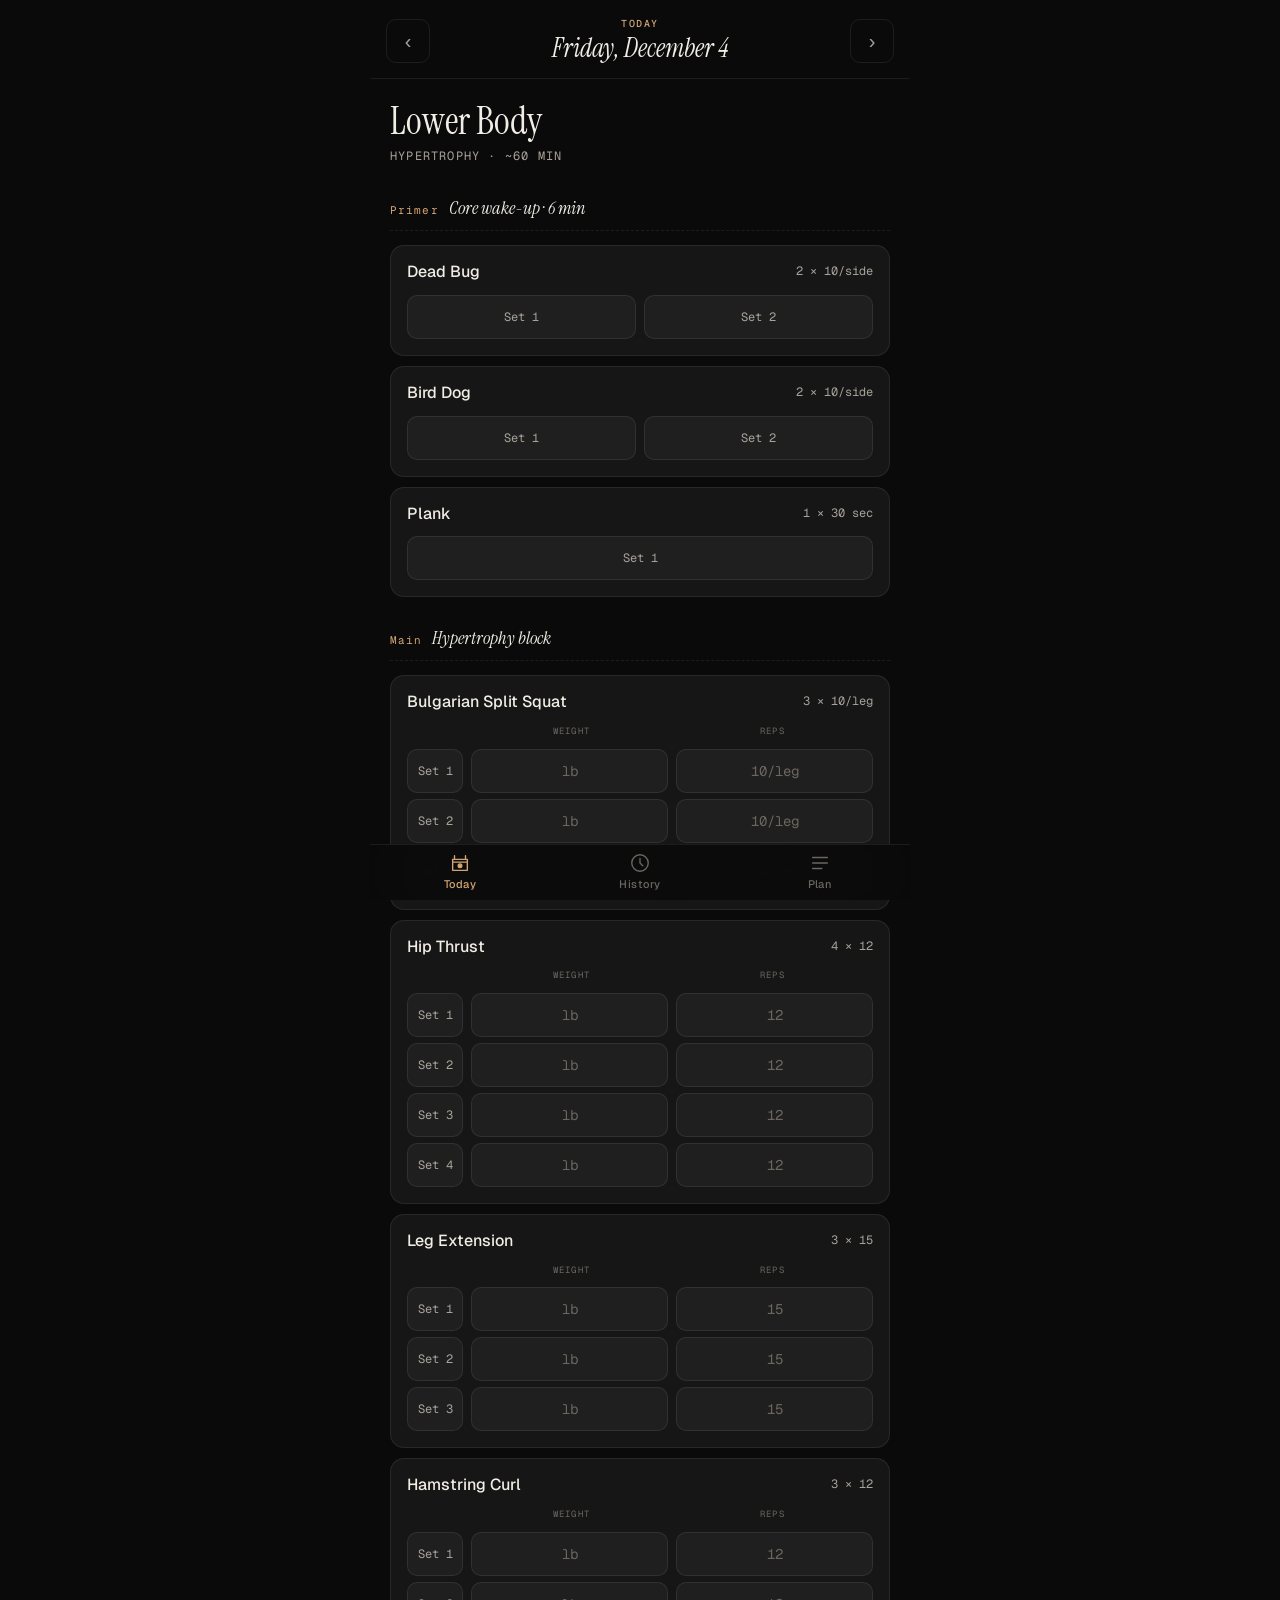
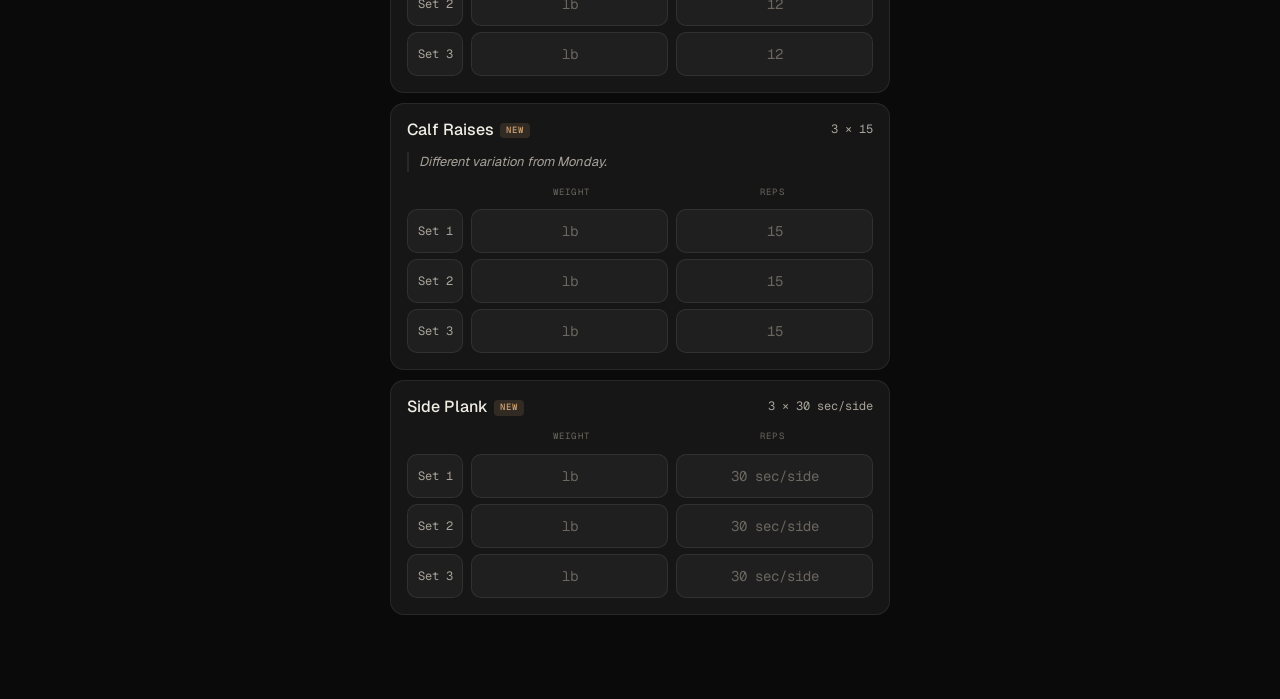
<file: index.html.html>
<!DOCTYPE html>
<html lang="en">
<head>
<meta charset="UTF-8">
<meta name="viewport" content="width=device-width, initial-scale=1.0, viewport-fit=cover, user-scalable=no">
<meta name="theme-color" content="#0a0a0a">
<meta name="apple-mobile-web-app-capable" content="yes">
<meta name="apple-mobile-web-app-status-bar-style" content="black-translucent">
<meta name="apple-mobile-web-app-title" content="Plan">
<meta name="mobile-web-app-capable" content="yes">
<title>Training Plan</title>

<link rel="apple-touch-icon" href="[data-uri]">
<link rel="icon" type="image/png" href="[data-uri]">

<link rel="manifest" href='data:application/manifest+json,{"name":"Sam%27s Training Plan","short_name":"Plan","start_url":".","display":"standalone","background_color":"%230a0a0a","theme_color":"%230a0a0a","icons":[{"src":"[data-uri]","sizes":"180x180","type":"image/png"}]}'>

<link rel="preconnect" href="https://fonts.googleapis.com">
<link rel="preconnect" href="https://fonts.gstatic.com" crossorigin>
<link href="https://fonts.googleapis.com/css2?family=Instrument+Serif:ital@0;1&family=Geist:wght@300;400;500;600&family=Geist+Mono:wght@400;500&display=swap" rel="stylesheet">

<style>
  * { box-sizing: border-box; margin: 0; padding: 0; -webkit-tap-highlight-color: transparent; }

  :root {
    --bg: #0a0a0a;
    --surface: #161616;
    --surface-2: #1f1f1f;
    --border: rgba(255,255,255,0.08);
    --border-strong: rgba(255,255,255,0.16);
    --text: #f0ede5;
    --text-dim: #a8a39a;
    --text-faint: #6b6760;
    --accent: #d4a574;
    --accent-glow: rgba(212, 165, 116, 0.15);
    --done: #7fb069;
    --done-glow: rgba(127, 176, 105, 0.2);
    --tab-bar-h: calc(56px + env(safe-area-inset-bottom));
  }

  html, body {
    background: var(--bg);
    color: var(--text);
    font-family: 'Geist', system-ui, sans-serif;
    font-weight: 400;
    line-height: 1.5;
    min-height: 100vh;
    overscroll-behavior-y: none;
    -webkit-font-smoothing: antialiased;
  }

  body {
    padding-bottom: var(--tab-bar-h);
    max-width: 540px;
    margin: 0 auto;
  }

  main {
    padding-top: env(safe-area-inset-top);
  }

  /* Tab panels */
  .tab-panel { display: none; }
  .tab-panel[data-active="true"] { display: block; animation: fade 0.2s ease; }

  @keyframes fade {
    from { opacity: 0; transform: translateY(4px); }
    to { opacity: 1; transform: translateY(0); }
  }

  /* Bottom tab bar */
  .tab-bar {
    position: fixed;
    bottom: 0;
    left: 0;
    right: 0;
    height: var(--tab-bar-h);
    padding-bottom: env(safe-area-inset-bottom);
    background: rgba(10,10,10,0.92);
    backdrop-filter: blur(20px);
    -webkit-backdrop-filter: blur(20px);
    border-top: 1px solid var(--border);
    display: flex;
    z-index: 100;
    max-width: 540px;
    margin: 0 auto;
  }

  .tab-bar button {
    flex: 1;
    background: transparent;
    border: 0;
    color: var(--text-faint);
    font-family: 'Geist', sans-serif;
    font-size: 11px;
    font-weight: 500;
    letter-spacing: 0.04em;
    cursor: pointer;
    display: flex;
    flex-direction: column;
    align-items: center;
    justify-content: center;
    gap: 3px;
    padding: 6px 0 8px;
    transition: color 0.15s ease;
  }

  .tab-bar button[data-active="true"] {
    color: var(--accent);
  }

  .tab-bar svg {
    width: 22px;
    height: 22px;
    stroke-width: 1.5;
  }

  /* Date header — Today tab */
  .date-header {
    position: sticky;
    top: 0;
    z-index: 10;
    background: var(--bg);
    padding: 18px 16px 14px;
    border-bottom: 1px solid var(--border);
    display: grid;
    grid-template-columns: 44px 1fr 44px;
    align-items: center;
    gap: 8px;
  }

  .date-arrow {
    height: 44px;
    width: 44px;
    background: transparent;
    border: 1px solid var(--border);
    border-radius: 10px;
    color: var(--text-dim);
    font-size: 20px;
    cursor: pointer;
    display: flex;
    align-items: center;
    justify-content: center;
    transition: all 0.15s ease;
  }
  .date-arrow:active { background: var(--surface); transform: scale(0.96); }

  .date-display {
    background: transparent;
    border: 0;
    color: var(--text);
    cursor: pointer;
    text-align: center;
    line-height: 1.2;
  }

  .date-display .eyebrow {
    font-family: 'Geist Mono', monospace;
    font-size: 10px;
    font-weight: 500;
    letter-spacing: 0.16em;
    text-transform: uppercase;
    color: var(--accent);
    margin-bottom: 3px;
  }

  .date-display .full-date {
    font-family: 'Instrument Serif', serif;
    font-size: 22px;
    font-style: italic;
  }

  .jump-today {
    display: block;
    margin: 8px auto 0;
    background: transparent;
    border: 1px solid var(--border);
    color: var(--text-dim);
    font-family: 'Geist Mono', monospace;
    font-size: 10px;
    font-weight: 500;
    letter-spacing: 0.1em;
    text-transform: uppercase;
    padding: 5px 10px;
    border-radius: 999px;
    cursor: pointer;
  }
  .jump-today:active { background: var(--surface); }

  /* Day title block */
  .day-block { padding: 22px 20px 8px; }

  .day-title {
    font-family: 'Instrument Serif', serif;
    font-weight: 400;
    font-size: 32px;
    line-height: 1.1;
    margin-bottom: 4px;
  }
  .day-title em { font-style: italic; color: var(--accent); }

  .day-subtitle {
    font-family: 'Geist Mono', monospace;
    font-size: 12px;
    letter-spacing: 0.1em;
    text-transform: uppercase;
    color: var(--text-dim);
    margin-bottom: 22px;
  }

  /* Sections */
  .section { margin-bottom: 28px; padding: 0 20px; }

  .section-label {
    display: flex;
    align-items: baseline;
    gap: 10px;
    margin-bottom: 14px;
    padding-bottom: 8px;
    border-bottom: 1px dashed var(--border);
  }

  .section-num {
    font-family: 'Geist Mono', monospace;
    font-size: 11px;
    color: var(--accent);
    letter-spacing: 0.1em;
  }

  .section-name {
    font-family: 'Instrument Serif', serif;
    font-style: italic;
    font-size: 18px;
    color: var(--text);
  }

  /* Exercise card */
  .exercise {
    background: var(--surface);
    border: 1px solid var(--border);
    border-radius: 14px;
    padding: 16px;
    margin-bottom: 10px;
    transition: border-color 0.2s ease;
  }
  .exercise.done {
    border-color: var(--done);
    background: linear-gradient(180deg, rgba(127,176,105,0.04), transparent);
  }

  .exercise-header {
    display: flex;
    justify-content: space-between;
    align-items: flex-start;
    gap: 12px;
    margin-bottom: 12px;
  }

  .exercise-name {
    font-size: 16px;
    font-weight: 500;
    line-height: 1.3;
    color: var(--text);
  }

  .exercise-name .added {
    display: inline-block;
    font-family: 'Geist Mono', monospace;
    font-size: 9px;
    font-weight: 500;
    letter-spacing: 0.1em;
    color: var(--accent);
    background: var(--accent-glow);
    padding: 2px 6px;
    border-radius: 4px;
    margin-left: 6px;
    vertical-align: 2px;
  }

  .exercise-prescription {
    font-family: 'Geist Mono', monospace;
    font-size: 12px;
    color: var(--text-dim);
    white-space: nowrap;
  }

  .exercise-note {
    font-size: 13px;
    color: var(--text-dim);
    font-style: italic;
    line-height: 1.5;
    margin-bottom: 14px;
    padding-left: 10px;
    border-left: 2px solid var(--border);
  }

  /* Sets */
  .sets { display: flex; flex-direction: column; gap: 6px; }

  .sets-header {
    display: grid;
    grid-template-columns: 56px 1fr 1fr;
    gap: 8px;
    padding: 0 4px 4px;
    font-family: 'Geist Mono', monospace;
    font-size: 9px;
    letter-spacing: 0.14em;
    text-transform: uppercase;
    color: var(--text-faint);
  }
  .sets-header div:nth-child(2),
  .sets-header div:nth-child(3) { text-align: center; }

  .set-row {
    display: grid;
    grid-template-columns: 56px 1fr 1fr;
    gap: 8px;
    align-items: center;
  }

  .set-box {
    height: 44px;
    background: var(--surface-2);
    border: 1px solid var(--border);
    border-radius: 10px;
    cursor: pointer;
    display: flex;
    align-items: center;
    justify-content: center;
    font-family: 'Geist Mono', monospace;
    font-size: 12px;
    color: var(--text-dim);
    transition: all 0.15s ease;
    user-select: none;
  }
  .set-box:active { transform: scale(0.96); }
  .set-box[data-checked="true"] {
    background: var(--done);
    border-color: var(--done);
    color: #0a1505;
    font-weight: 500;
  }

  .set-input {
    height: 44px;
    background: var(--surface-2);
    border: 1px solid var(--border);
    border-radius: 10px;
    color: var(--text);
    font-family: 'Geist Mono', monospace;
    font-size: 14px;
    font-weight: 500;
    text-align: center;
    width: 100%;
    -moz-appearance: textfield;
    transition: border-color 0.15s ease, background 0.15s ease;
  }
  .set-input::-webkit-outer-spin-button,
  .set-input::-webkit-inner-spin-button { -webkit-appearance: none; margin: 0; }
  .set-input::placeholder { color: var(--text-faint); font-weight: 400; }
  .set-input:focus { outline: none; border-color: var(--accent); background: var(--bg); }
  .set-input.has-value { color: var(--text); border-color: var(--border-strong); }

  /* Primer simple layout */
  .sets.primer { flex-direction: row; flex-wrap: wrap; gap: 8px; }
  .sets.primer .set-box { flex: 1; min-width: 56px; }

  /* Cardio */
  .cardio-block {
    background: var(--surface);
    border: 1px solid var(--border);
    border-radius: 14px;
    padding: 18px;
  }
  .cardio-row {
    display: flex;
    justify-content: space-between;
    gap: 14px;
    padding: 10px 0;
    border-top: 1px dashed var(--border);
  }
  .cardio-row:first-child { border-top: 0; padding-top: 0; }
  .cardio-row:last-child { padding-bottom: 0; }
  .cardio-label {
    font-family: 'Geist Mono', monospace;
    font-size: 11px;
    color: var(--accent);
    letter-spacing: 0.08em;
    text-transform: uppercase;
    flex-shrink: 0;
  }
  .cardio-detail {
    font-size: 14px;
    color: var(--text);
    text-align: right;
    line-height: 1.4;
  }

  /* Rest day */
  .rest-card {
    background: var(--surface);
    border: 1px solid var(--border);
    border-radius: 14px;
    padding: 36px 20px;
    text-align: center;
    margin: 0 20px;
  }
  .rest-card .icon {
    font-family: 'Instrument Serif', serif;
    font-style: italic;
    font-size: 64px;
    color: var(--accent);
    line-height: 1;
    margin-bottom: 12px;
  }
  .rest-card .label {
    font-family: 'Instrument Serif', serif;
    font-size: 22px;
    margin-bottom: 14px;
  }
  .rest-card .detail {
    font-size: 14px;
    color: var(--text-dim);
    line-height: 1.6;
  }

  /* History tab */
  .history-header {
    padding: 24px 20px 16px;
    border-bottom: 1px solid var(--border);
  }

  .history-stats {
    display: grid;
    grid-template-columns: repeat(3, 1fr);
    gap: 8px;
    margin-bottom: 20px;
  }

  .stat-card {
    background: var(--surface);
    border: 1px solid var(--border);
    border-radius: 12px;
    padding: 12px;
    text-align: center;
  }
  .stat-value {
    font-family: 'Instrument Serif', serif;
    font-size: 28px;
    line-height: 1;
    color: var(--accent);
    margin-bottom: 4px;
  }
  .stat-label {
    font-family: 'Geist Mono', monospace;
    font-size: 9px;
    letter-spacing: 0.12em;
    text-transform: uppercase;
    color: var(--text-faint);
  }

  /* Calendar */
  .cal-nav {
    display: flex;
    justify-content: space-between;
    align-items: center;
    padding: 0 20px;
    margin-top: 14px;
    margin-bottom: 12px;
  }

  .cal-nav button {
    height: 36px;
    width: 36px;
    background: transparent;
    border: 1px solid var(--border);
    border-radius: 8px;
    color: var(--text-dim);
    cursor: pointer;
    font-size: 16px;
  }

  .cal-month {
    font-family: 'Instrument Serif', serif;
    font-size: 22px;
    font-style: italic;
  }

  .cal-grid {
    padding: 0 20px 20px;
  }

  .cal-weekdays {
    display: grid;
    grid-template-columns: repeat(7, 1fr);
    gap: 4px;
    margin-bottom: 6px;
  }
  .cal-weekdays div {
    font-family: 'Geist Mono', monospace;
    font-size: 9px;
    letter-spacing: 0.1em;
    text-transform: uppercase;
    color: var(--text-faint);
    text-align: center;
    padding: 6px 0;
  }

  .cal-days {
    display: grid;
    grid-template-columns: repeat(7, 1fr);
    gap: 4px;
  }

  .cal-day {
    aspect-ratio: 1;
    background: transparent;
    border: 1px solid transparent;
    border-radius: 8px;
    color: var(--text-dim);
    font-family: 'Geist Mono', monospace;
    font-size: 13px;
    cursor: pointer;
    display: flex;
    flex-direction: column;
    align-items: center;
    justify-content: center;
    position: relative;
    transition: all 0.15s ease;
  }
  .cal-day:active { transform: scale(0.94); }
  .cal-day[data-empty="true"] { cursor: default; opacity: 0; pointer-events: none; }
  .cal-day[data-rest="true"] { color: var(--text-faint); }
  .cal-day[data-has-data="true"] { color: var(--text); background: var(--surface); border-color: var(--border); }
  .cal-day[data-completed="true"] {
    color: #0a1505;
    background: var(--done);
    border-color: var(--done);
    font-weight: 500;
  }
  .cal-day[data-today="true"] {
    border-color: var(--accent);
    color: var(--accent);
  }
  .cal-day[data-today="true"][data-completed="true"] {
    color: #0a1505;
    border-color: #0a1505;
  }
  .cal-day[data-selected="true"] {
    box-shadow: 0 0 0 2px var(--accent);
  }

  /* Plan tab */
  .plan-header { padding: 24px 20px 0; }
  .plan-eyebrow {
    font-family: 'Geist Mono', monospace;
    font-size: 11px;
    font-weight: 500;
    letter-spacing: 0.16em;
    text-transform: uppercase;
    color: var(--accent);
    margin-bottom: 8px;
  }
  .plan-title {
    font-family: 'Instrument Serif', serif;
    font-weight: 400;
    font-size: 32px;
    line-height: 1.05;
  }
  .plan-title em { font-style: italic; color: var(--accent); }

  .day-nav {
    position: sticky;
    top: 0;
    background: var(--bg);
    z-index: 5;
    padding: 14px 12px;
    border-bottom: 1px solid var(--border);
    overflow-x: auto;
    scrollbar-width: none;
    -webkit-overflow-scrolling: touch;
    margin-top: 18px;
  }
  .day-nav::-webkit-scrollbar { display: none; }

  .day-nav-inner {
    display: flex;
    gap: 6px;
    min-width: max-content;
  }

  .day-btn {
    background: transparent;
    border: 1px solid var(--border);
    color: var(--text-dim);
    font-family: 'Geist Mono', monospace;
    font-size: 12px;
    font-weight: 500;
    letter-spacing: 0.06em;
    text-transform: uppercase;
    padding: 9px 14px;
    border-radius: 999px;
    cursor: pointer;
    transition: all 0.15s ease;
    white-space: nowrap;
  }
  .day-btn[aria-selected="true"] {
    background: var(--accent);
    border-color: var(--accent);
    color: #1a1108;
  }

  /* Read-only plan list */
  .plan-list { padding: 16px 20px 0; }
  .plan-section { margin-bottom: 24px; }
  .plan-row {
    display: flex;
    justify-content: space-between;
    align-items: baseline;
    gap: 12px;
    padding: 10px 0;
    border-bottom: 1px dashed var(--border);
  }
  .plan-row:last-child { border-bottom: 0; }
  .plan-name { font-size: 15px; }
  .plan-name .added {
    display: inline-block;
    font-family: 'Geist Mono', monospace;
    font-size: 9px;
    color: var(--accent);
    background: var(--accent-glow);
    padding: 2px 6px;
    border-radius: 4px;
    margin-left: 4px;
    vertical-align: 2px;
    font-weight: 500;
    letter-spacing: 0.1em;
  }
  .plan-prescription {
    font-family: 'Geist Mono', monospace;
    font-size: 12px;
    color: var(--text-dim);
  }

  /* Notes block (used in Plan) */
  .notes { padding: 24px 20px 32px; border-top: 1px solid var(--border); }
  .notes h2 {
    font-family: 'Instrument Serif', serif;
    font-weight: 400;
    font-size: 24px;
    margin-bottom: 16px;
  }
  .notes h2 em { font-style: italic; color: var(--accent); }
  .note-row {
    padding: 14px 0;
    border-top: 1px dashed var(--border);
  }
  .note-row:first-of-type { border-top: 0; }
  .note-key {
    font-family: 'Geist Mono', monospace;
    font-size: 10px;
    letter-spacing: 0.12em;
    text-transform: uppercase;
    color: var(--accent);
    margin-bottom: 4px;
  }
  .note-value { font-size: 14px; color: var(--text-dim); line-height: 1.55; }
  .note-value strong { color: var(--text); font-weight: 500; }

  @media (min-width: 600px) {
    .day-title, .plan-title { font-size: 38px; }
    .date-display .full-date { font-size: 26px; }
  }
</style>
</head>
<body>

<main>
  <section class="tab-panel" data-tab="today" data-active="true">
    <header class="date-header">
      <button class="date-arrow" id="prevDay" aria-label="Previous day">‹</button>
      <button class="date-display" id="dateDisplay">
        <div class="eyebrow" id="dateEyebrow">Today</div>
        <div class="full-date" id="dateFull">—</div>
      </button>
      <button class="date-arrow" id="nextDay" aria-label="Next day">›</button>
    </header>
    <div id="todayContent"></div>
  </section>

  <section class="tab-panel" data-tab="history">
    <div class="history-header">
      <div class="plan-eyebrow">All sessions · saved forever</div>
      <h1 class="plan-title">Your <em>history</em></h1>
    </div>
    <div style="padding: 20px;">
      <div class="history-stats" id="historyStats"></div>
    </div>
    <div class="cal-nav">
      <button id="calPrev" aria-label="Previous month">‹</button>
      <div class="cal-month" id="calMonth">—</div>
      <button id="calNext" aria-label="Next month">›</button>
    </div>
    <div class="cal-grid">
      <div class="cal-weekdays">
        <div>Sun</div><div>Mon</div><div>Tue</div><div>Wed</div><div>Thu</div><div>Fri</div><div>Sat</div>
      </div>
      <div class="cal-days" id="calDays"></div>
    </div>
    <div style="padding: 0 20px 20px; font-size: 13px; color: var(--text-dim); line-height: 1.6;">
      <div style="display: flex; gap: 14px; flex-wrap: wrap; margin-top: 8px;">
        <span style="display: inline-flex; align-items: center; gap: 6px;"><span style="width: 12px; height: 12px; background: var(--done); border-radius: 3px;"></span>Workout completed</span>
        <span style="display: inline-flex; align-items: center; gap: 6px;"><span style="width: 12px; height: 12px; background: var(--surface); border: 1px solid var(--border); border-radius: 3px;"></span>Partial / in progress</span>
        <span style="display: inline-flex; align-items: center; gap: 6px;"><span style="width: 12px; height: 12px; border: 1px solid var(--accent); border-radius: 3px;"></span>Today</span>
      </div>
    </div>
  </section>

  <section class="tab-panel" data-tab="plan">
    <div class="plan-header">
      <div class="plan-eyebrow">12-week cut · beach body build</div>
      <h1 class="plan-title">Sam's <em>training</em> plan</h1>
    </div>
    <nav class="day-nav" role="tablist">
      <div class="day-nav-inner" id="planDayNav"></div>
    </nav>
    <div id="planContent"></div>

    <section class="notes">
      <h2>Execution <em>notes</em></h2>
      <div class="note-row">
        <div class="note-key">Rest</div>
        <div class="note-value"><strong>~90 sec</strong> on compounds. <strong>60 sec</strong> on isolation. Keep density high — don't drag rest while cutting.</div>
      </div>
      <div class="note-row">
        <div class="note-key">RPE Target</div>
        <div class="note-value"><strong>RPE 7–8</strong> on most working sets — finish with 2–3 reps in the tank. Last set can push to <strong>RPE 9</strong> (1 rep left).</div>
      </div>
      <div class="note-row">
        <div class="note-key">Progression</div>
        <div class="note-value">During a cut, the goal is to <strong>not lose strength</strong>. Add 2.5–5 lbs every 1–2 weeks on big lifts. Hit top of rep range with good form for 2 sessions in a row → bump weight.</div>
      </div>
      <div class="note-row">
        <div class="note-key">The Primer</div>
        <div class="note-value"><strong>Non-negotiable.</strong> Six minutes of dead bug / bird dog / plank protects your low back on squats and rows.</div>
      </div>
      <div class="note-row">
        <div class="note-key">Track These</div>
        <div class="note-value">Top set on <strong>goblet squat, DB bench, hip thrust, lat pulldown, seated row</strong>. If those hold or climb while bodyweight drops — you're recomping.</div>
      </div>
    </section>
  </section>
</main>

<nav class="tab-bar">
  <button data-tab-btn="today" data-active="true">
    <svg viewBox="0 0 24 24" fill="none" stroke="currentColor" stroke-linecap="round" stroke-linejoin="round"><path d="M6 4v3M18 4v3M5 11h14M4 8h16v12H4z"/><circle cx="12" cy="15" r="2" fill="currentColor"/></svg>
    Today
  </button>
  <button data-tab-btn="history">
    <svg viewBox="0 0 24 24" fill="none" stroke="currentColor" stroke-linecap="round" stroke-linejoin="round"><circle cx="12" cy="12" r="9"/><path d="M12 7v5l3 3"/></svg>
    History
  </button>
  <button data-tab-btn="plan">
    <svg viewBox="0 0 24 24" fill="none" stroke="currentColor" stroke-linecap="round" stroke-linejoin="round"><path d="M4 6h16M4 12h16M4 18h10"/></svg>
    Plan
  </button>
</nav>

<script>
const PROGRAM = [
  {
    key: 'mon', name: 'Mon', dayIdx: 1,
    title: 'Lower Body', subtitle: 'Strength · ~60 min',
    sections: [
      { label: 'Primer', name: 'Core wake-up · 6 min', exercises: [
        { name: 'Dead Bug', sets: 2, prescription: '2 × 10/side' },
        { name: 'Bird Dog', sets: 2, prescription: '2 × 10/side' },
        { name: 'Plank', sets: 1, prescription: '1 × 30 sec' },
      ]},
      { label: 'Main', name: 'Strength block', exercises: [
        { name: 'Goblet Squat', sets: 4, prescription: '4 × 10' },
        { name: 'Leg Press', sets: 3, prescription: '3 × 12' },
        { name: 'Step-ups', sets: 3, prescription: '3 × 10/leg' },
        { name: 'Seated Leg Curl', sets: 3, prescription: '3 × 12' },
        { name: 'Calf Raises', sets: 4, prescription: '4 × 15' },
      ]},
    ]
  },
  {
    key: 'tue', name: 'Tue', dayIdx: 2,
    title: 'Upper Push', subtitle: 'Shoulder-safe · ~50 min',
    sections: [
      { label: 'Primer', name: 'Core wake-up · 6 min', exercises: [
        { name: 'Dead Bug', sets: 2, prescription: '2 × 10/side' },
        { name: 'Bird Dog', sets: 2, prescription: '2 × 10/side' },
        { name: 'Plank', sets: 1, prescription: '1 × 30 sec' },
      ]},
      { label: 'Main', name: 'Push block', exercises: [
        { name: 'Dumbbell Bench Press', sets: 4, prescription: '4 × 8–10' },
        { name: 'Machine Chest Press', sets: 3, prescription: '3 × 10' },
        { name: 'Dumbbell or Cable Flye', added: true, sets: 3, prescription: '3 × 12', note: 'Deep stretch at the bottom — this is the chest-developer your push day was missing.' },
        { name: 'Lateral Raises', sets: 3, prescription: '3 × 15' },
        { name: 'Triceps Pushdown', sets: 3, prescription: '3 × 12' },
      ]},
    ]
  },
  {
    key: 'wed', name: 'Wed', dayIdx: 3,
    title: 'Core + Cardio', subtitle: 'Conditioning · ~40 min',
    sections: [
      { label: 'Abs', name: 'Direct core work', exercises: [
        { name: 'Hanging Knee Raise', added: true, sets: 3, prescription: '3 × 10–12', note: "If grip fails, switch to captain's chair." },
        { name: 'Pallof Press', added: true, sets: 3, prescription: '3 × 10/side', note: 'Anti-rotation — huge for obliques and a tight midsection.' },
        { name: 'Plank', sets: 3, prescription: '3 × 30–45 sec' },
      ]},
      { label: 'Cardio', name: 'Alternate weekly', cardio: true },
    ]
  },
  {
    key: 'thu', name: 'Thu', dayIdx: 4,
    title: 'Active Recovery', subtitle: 'Move easy',
    rest: { label: 'Walk it off', detail: '8–10k steps. Light walking, 5–10 min mobility/stretching if anything feels tight.' }
  },
  {
    key: 'fri', name: 'Fri', dayIdx: 5,
    title: 'Lower Body', subtitle: 'Hypertrophy · ~60 min',
    sections: [
      { label: 'Primer', name: 'Core wake-up · 6 min', exercises: [
        { name: 'Dead Bug', sets: 2, prescription: '2 × 10/side' },
        { name: 'Bird Dog', sets: 2, prescription: '2 × 10/side' },
        { name: 'Plank', sets: 1, prescription: '1 × 30 sec' },
      ]},
      { label: 'Main', name: 'Hypertrophy block', exercises: [
        { name: 'Bulgarian Split Squat', sets: 3, prescription: '3 × 10/leg' },
        { name: 'Hip Thrust', sets: 4, prescription: '4 × 12' },
        { name: 'Leg Extension', sets: 3, prescription: '3 × 15' },
        { name: 'Hamstring Curl', sets: 3, prescription: '3 × 12' },
        { name: 'Calf Raises', added: true, sets: 3, prescription: '3 × 15', note: 'Different variation from Monday.' },
        { name: 'Side Plank', added: true, sets: 3, prescription: '3 × 30 sec/side' },
      ]},
    ]
  },
  {
    key: 'sat', name: 'Sat', dayIdx: 6,
    title: 'Upper Pull', subtitle: 'Back + biceps · ~55 min',
    sections: [
      { label: 'Primer', name: 'Core wake-up · 6 min', exercises: [
        { name: 'Dead Bug', sets: 2, prescription: '2 × 10/side' },
        { name: 'Bird Dog', sets: 2, prescription: '2 × 10/side' },
        { name: 'Plank', sets: 1, prescription: '1 × 30 sec' },
      ]},
      { label: 'Main', name: 'Pull block', exercises: [
        { name: 'Lat Pulldown', sets: 4, prescription: '4 × 10' },
        { name: 'Chest-Supported Row or 1-Arm DB Row', added: true, sets: 3, prescription: '3 × 10', note: 'Thick mid-back — what makes your waist look smaller.' },
        { name: 'Seated Row', sets: 4, prescription: '4 × 10' },
        { name: 'Face Pull', sets: 3, prescription: '3 × 15' },
        { name: 'Dumbbell Curls', sets: 3, prescription: '3 × 12' },
      ]},
    ]
  },
  {
    key: 'sun', name: 'Sun', dayIdx: 0,
    title: 'Rest', subtitle: 'Full recovery',
    rest: { label: 'Off the gym floor', detail: '8–10k steps. Light walking, sauna or stretching if available. Sleep 7+ hours — this is when you actually build.' }
  }
];

// ---------- Storage ----------
const STORAGE_KEY = 'training-plan-state-v3';

function loadState() {
  try {
    const raw = localStorage.getItem(STORAGE_KEY);
    if (raw) return JSON.parse(raw);
  } catch {}
  // Migrate from v2 if present
  try {
    const v2 = localStorage.getItem('training-plan-state-v2');
    if (v2) {
      const old = JSON.parse(v2);
      const fresh = { v: 3, sessions: {} };
      const today = formatDate(new Date());
      fresh.sessions[today] = {};
      for (const [k, val] of Object.entries(old)) {
        if (typeof val === 'object' && val !== null) {
          fresh.sessions[today][k] = val;
        }
      }
      return fresh;
    }
  } catch {}
  return { v: 3, sessions: {} };
}

function saveState() {
  try { localStorage.setItem(STORAGE_KEY, JSON.stringify(state)); } catch {}
}

let state = loadState();

// ---------- Date utilities ----------
function formatDate(d) {
  const y = d.getFullYear();
  const m = String(d.getMonth() + 1).padStart(2, '0');
  const dd = String(d.getDate()).padStart(2, '0');
  return `${y}-${m}-${dd}`;
}

function parseDate(s) {
  const [y, m, d] = s.split('-').map(Number);
  return new Date(y, m - 1, d);
}

function isSameDate(a, b) { return formatDate(a) === formatDate(b); }

function dayKeyFromDate(d) {
  const idx = d.getDay();
  return PROGRAM.find(p => p.dayIdx === idx).key;
}

function dayFromDate(d) {
  return PROGRAM.find(p => p.dayIdx === d.getDay());
}

function formatDateLong(d) {
  return d.toLocaleDateString('en-US', { weekday: 'long', month: 'long', day: 'numeric' });
}

function formatMonthYear(d) {
  return d.toLocaleDateString('en-US', { month: 'long', year: 'numeric' });
}

// ---------- Set data accessors (date-keyed) ----------
function getSet(date, dayKey, sIdx, eIdx, setIdx) {
  const ds = state.sessions[date];
  if (!ds) return { done: false, weight: '', reps: '' };
  const k = `${dayKey}-${sIdx}-${eIdx}-${setIdx}`;
  return ds[k] || { done: false, weight: '', reps: '' };
}

function updateSet(date, dayKey, sIdx, eIdx, setIdx, patch) {
  if (!state.sessions[date]) state.sessions[date] = {};
  const k = `${dayKey}-${sIdx}-${eIdx}-${setIdx}`;
  const cur = state.sessions[date][k] || { done: false, weight: '', reps: '' };
  state.sessions[date][k] = { ...cur, ...patch };
  saveState();
}

function exerciseDoneOnDate(date, dayKey, sIdx, eIdx, totalSets) {
  for (let s = 0; s < totalSets; s++) {
    if (!getSet(date, dayKey, sIdx, eIdx, s).done) return false;
  }
  return true;
}

// "Has any data" = any check or any input filled
function dateHasAnyData(date) {
  const ds = state.sessions[date];
  if (!ds) return false;
  return Object.values(ds).some(v => v.done || v.weight || v.reps);
}

// "Workout completed" = at least 75% of working-set checks done across the day's plan
function dateIsCompleted(date) {
  const day = dayFromDate(parseDate(date));
  if (day.rest) return false;
  let total = 0, done = 0;
  day.sections.forEach((sec, sIdx) => {
    if (sec.cardio) return;
    sec.exercises.forEach((ex, eIdx) => {
      for (let s = 0; s < ex.sets; s++) {
        total++;
        if (getSet(date, day.key, sIdx, eIdx, s).done) done++;
      }
    });
  });
  return total > 0 && (done / total) >= 0.75;
}

function repTarget(prescription) {
  const m = prescription.match(/×\s*(.+)/);
  return m ? m[1].trim() : '';
}

// ---------- Today tab ----------
let currentDate = new Date();

function renderToday() {
  const dateStr = formatDate(currentDate);
  const today = new Date();
  const isToday = isSameDate(currentDate, today);
  const yesterday = new Date(today); yesterday.setDate(today.getDate() - 1);
  const tomorrow = new Date(today); tomorrow.setDate(today.getDate() + 1);

  // Header
  let eyebrow;
  if (isToday) eyebrow = 'Today';
  else if (isSameDate(currentDate, yesterday)) eyebrow = 'Yesterday';
  else if (isSameDate(currentDate, tomorrow)) eyebrow = 'Tomorrow';
  else eyebrow = currentDate.getFullYear() === today.getFullYear() ? '' : String(currentDate.getFullYear());

  document.getElementById('dateEyebrow').textContent = eyebrow;
  document.getElementById('dateFull').textContent = formatDateLong(currentDate);

  const day = dayFromDate(currentDate);
  const container = document.getElementById('todayContent');

  let html = `
    <div class="day-block">
      <h2 class="day-title">${day.title}</h2>
      <div class="day-subtitle">${day.subtitle}</div>
    </div>
  `;

  if (!isToday) {
    html = `
      <div class="day-block" style="padding-bottom: 0;">
        <button class="jump-today" id="jumpTodayBtn">↺ Jump to today</button>
        <h2 class="day-title" style="margin-top:14px;">${day.title}</h2>
        <div class="day-subtitle">${day.subtitle}</div>
      </div>
    `;
  }

  if (day.rest) {
    html += `
      <div class="rest-card">
        <div class="icon">~</div>
        <div class="label">${day.rest.label}</div>
        <div class="detail">${day.rest.detail}</div>
      </div>
    `;
  } else {
    day.sections.forEach((section, sIdx) => {
      html += `
        <div class="section">
          <div class="section-label">
            <div class="section-num">${section.label}</div>
            <div class="section-name">${section.name}</div>
          </div>
      `;

      if (section.cardio) {
        html += `
          <div class="cardio-block">
            <div class="cardio-row">
              <div class="cardio-label">Week A</div>
              <div class="cardio-detail">Incline Walk · 30–45 min<br><span style="color:var(--text-faint); font-size:12px;">3.0 mph @ 10–12% incline</span></div>
            </div>
            <div class="cardio-row">
              <div class="cardio-label">Week B</div>
              <div class="cardio-detail">Intervals · ~21 min<br><span style="color:var(--text-faint); font-size:12px;">1 min hard / 2 min easy × 7</span></div>
            </div>
          </div>
        `;
      } else {
        section.exercises.forEach((ex, eIdx) => {
          const done = exerciseDoneOnDate(dateStr, day.key, sIdx, eIdx, ex.sets);
          const isPrimer = section.label === 'Primer';
          const repHint = repTarget(ex.prescription);
          html += `
            <div class="exercise${done ? ' done' : ''}" data-section="${sIdx}" data-ex="${eIdx}">
              <div class="exercise-header">
                <div class="exercise-name">${ex.name}${ex.added ? '<span class="added">NEW</span>' : ''}</div>
                <div class="exercise-prescription">${ex.prescription}</div>
              </div>
              ${ex.note ? `<div class="exercise-note">${ex.note}</div>` : ''}
              <div class="sets${isPrimer ? ' primer' : ''}">
          `;
          if (isPrimer) {
            for (let s = 0; s < ex.sets; s++) {
              const data = getSet(dateStr, day.key, sIdx, eIdx, s);
              html += `<div class="set-box" data-set="${s}" data-checked="${data.done}">Set ${s + 1}</div>`;
            }
          } else {
            html += `<div class="sets-header"><div></div><div>Weight</div><div>Reps</div></div>`;
            for (let s = 0; s < ex.sets; s++) {
              const data = getSet(dateStr, day.key, sIdx, eIdx, s);
              const wHas = data.weight ? ' has-value' : '';
              const rHas = data.reps ? ' has-value' : '';
              html += `
                <div class="set-row">
                  <div class="set-box" data-set="${s}" data-checked="${data.done}">Set ${s + 1}</div>
                  <input class="set-input${wHas}" data-set="${s}" data-field="weight" type="text" inputmode="decimal" placeholder="lb" value="${data.weight}">
                  <input class="set-input${rHas}" data-set="${s}" data-field="reps" type="text" inputmode="numeric" placeholder="${repHint}" value="${data.reps}">
                </div>
              `;
            }
          }
          html += `</div></div>`;
        });
      }
      html += `</div>`;
    });
  }

  container.innerHTML = html;

  if (!isToday) {
    const jumpBtn = document.getElementById('jumpTodayBtn');
    if (jumpBtn) jumpBtn.addEventListener('click', () => { currentDate = new Date(); renderToday(); });
  }
}

// Today tab events (delegated to todayContent)
document.getElementById('todayContent').addEventListener('click', (e) => {
  const setBox = e.target.closest('.set-box');
  if (!setBox) return;
  const exEl = setBox.closest('.exercise');
  const sectionEl = setBox.closest('.section');
  const sIdx = parseInt(exEl.dataset.section, 10);
  const eIdx = parseInt(exEl.dataset.ex, 10);
  const setIdx = parseInt(setBox.dataset.set, 10);
  const day = dayFromDate(currentDate);
  const dateStr = formatDate(currentDate);
  const cur = getSet(dateStr, day.key, sIdx, eIdx, setIdx);
  updateSet(dateStr, day.key, sIdx, eIdx, setIdx, { done: !cur.done });

  setBox.dataset.checked = !cur.done;

  const totalSets = day.sections[sIdx].exercises[eIdx].sets;
  if (exerciseDoneOnDate(dateStr, day.key, sIdx, eIdx, totalSets)) {
    exEl.classList.add('done');
  } else {
    exEl.classList.remove('done');
  }
});

document.getElementById('todayContent').addEventListener('input', (e) => {
  const inp = e.target.closest('.set-input');
  if (!inp) return;
  const exEl = inp.closest('.exercise');
  const sIdx = parseInt(exEl.dataset.section, 10);
  const eIdx = parseInt(exEl.dataset.ex, 10);
  const setIdx = parseInt(inp.dataset.set, 10);
  const field = inp.dataset.field;
  const day = dayFromDate(currentDate);
  const dateStr = formatDate(currentDate);
  updateSet(dateStr, day.key, sIdx, eIdx, setIdx, { [field]: inp.value });
  inp.classList.toggle('has-value', !!inp.value);
});

document.getElementById('prevDay').addEventListener('click', () => {
  currentDate.setDate(currentDate.getDate() - 1);
  renderToday();
});
document.getElementById('nextDay').addEventListener('click', () => {
  currentDate.setDate(currentDate.getDate() + 1);
  renderToday();
});
document.getElementById('dateDisplay').addEventListener('click', () => {
  // Tap date → open History
  switchTab('history');
});

// ---------- History tab ----------
let calCursor = new Date();
calCursor.setDate(1);

function renderHistoryStats() {
  const sessions = Object.keys(state.sessions).filter(d => dateHasAnyData(d));
  const completed = sessions.filter(d => dateIsCompleted(d));

  const now = new Date();
  const ym = `${now.getFullYear()}-${String(now.getMonth()+1).padStart(2,'0')}`;
  const thisMonth = sessions.filter(d => d.startsWith(ym));

  document.getElementById('historyStats').innerHTML = `
    <div class="stat-card">
      <div class="stat-value">${completed.length}</div>
      <div class="stat-label">Completed</div>
    </div>
    <div class="stat-card">
      <div class="stat-value">${sessions.length}</div>
      <div class="stat-label">Logged</div>
    </div>
    <div class="stat-card">
      <div class="stat-value">${thisMonth.length}</div>
      <div class="stat-label">This month</div>
    </div>
  `;
}

function renderCalendar() {
  document.getElementById('calMonth').textContent = formatMonthYear(calCursor);

  const year = calCursor.getFullYear();
  const month = calCursor.getMonth();
  const first = new Date(year, month, 1);
  const lastDay = new Date(year, month + 1, 0).getDate();
  const startCol = first.getDay(); // 0=Sun

  const today = new Date();
  const todayStr = formatDate(today);
  const selectedStr = formatDate(currentDate);

  let html = '';
  for (let i = 0; i < startCol; i++) {
    html += `<div class="cal-day" data-empty="true"></div>`;
  }
  for (let d = 1; d <= lastDay; d++) {
    const date = new Date(year, month, d);
    const dateStr = formatDate(date);
    const day = dayFromDate(date);
    const isRest = !!day.rest;
    const isToday = dateStr === todayStr;
    const isSelected = dateStr === selectedStr;
    const hasData = dateHasAnyData(dateStr);
    const completed = dateIsCompleted(dateStr);

    html += `<button class="cal-day"
      data-date="${dateStr}"
      ${isRest ? 'data-rest="true"' : ''}
      ${isToday ? 'data-today="true"' : ''}
      ${isSelected ? 'data-selected="true"' : ''}
      ${hasData ? 'data-has-data="true"' : ''}
      ${completed ? 'data-completed="true"' : ''}
      >${d}</button>`;
  }
  document.getElementById('calDays').innerHTML = html;
}

document.getElementById('calPrev').addEventListener('click', () => {
  calCursor.setMonth(calCursor.getMonth() - 1);
  renderCalendar();
});
document.getElementById('calNext').addEventListener('click', () => {
  calCursor.setMonth(calCursor.getMonth() + 1);
  renderCalendar();
});
document.getElementById('calDays').addEventListener('click', (e) => {
  const btn = e.target.closest('.cal-day[data-date]');
  if (!btn) return;
  currentDate = parseDate(btn.dataset.date);
  renderToday();
  switchTab('today');
});

function refreshHistory() {
  renderHistoryStats();
  renderCalendar();
}

// ---------- Plan tab (read-only reference) ----------
let planCurrentDayKey = (PROGRAM.find(p => p.dayIdx === new Date().getDay()) || PROGRAM[0]).key;

function renderPlanNav() {
  const nav = document.getElementById('planDayNav');
  nav.innerHTML = '';
  PROGRAM.forEach(d => {
    const btn = document.createElement('button');
    btn.className = 'day-btn';
    btn.textContent = d.name;
    btn.dataset.key = d.key;
    btn.setAttribute('aria-selected', d.key === planCurrentDayKey);
    btn.addEventListener('click', () => {
      planCurrentDayKey = d.key;
      renderPlanNav();
      renderPlanContent();
    });
    nav.appendChild(btn);
  });
}

function renderPlanContent() {
  const day = PROGRAM.find(p => p.key === planCurrentDayKey);
  const container = document.getElementById('planContent');

  let html = `
    <div class="day-block">
      <h2 class="day-title">${day.title}</h2>
      <div class="day-subtitle">${day.subtitle}</div>
    </div>
  `;

  if (day.rest) {
    html += `
      <div class="rest-card">
        <div class="icon">~</div>
        <div class="label">${day.rest.label}</div>
        <div class="detail">${day.rest.detail}</div>
      </div>
    `;
  } else {
    html += `<div class="plan-list">`;
    day.sections.forEach((section) => {
      html += `
        <div class="plan-section">
          <div class="section-label">
            <div class="section-num">${section.label}</div>
            <div class="section-name">${section.name}</div>
          </div>
      `;
      if (section.cardio) {
        html += `
          <div class="cardio-block">
            <div class="cardio-row">
              <div class="cardio-label">Week A</div>
              <div class="cardio-detail">Incline Walk · 30–45 min<br><span style="color:var(--text-faint); font-size:12px;">3.0 mph @ 10–12% incline</span></div>
            </div>
            <div class="cardio-row">
              <div class="cardio-label">Week B</div>
              <div class="cardio-detail">Intervals · ~21 min<br><span style="color:var(--text-faint); font-size:12px;">1 min hard / 2 min easy × 7</span></div>
            </div>
          </div>
        `;
      } else {
        section.exercises.forEach((ex) => {
          html += `
            <div class="plan-row">
              <div class="plan-name">${ex.name}${ex.added ? '<span class="added">NEW</span>' : ''}${ex.note ? `<div style="font-size:12px; color:var(--text-faint); font-style:italic; margin-top:4px;">${ex.note}</div>` : ''}</div>
              <div class="plan-prescription">${ex.prescription}</div>
            </div>
          `;
        });
      }
      html += `</div>`;
    });
    html += `</div>`;
  }

  container.innerHTML = html;
}

// ---------- Tab switching ----------
function switchTab(name) {
  document.querySelectorAll('.tab-panel').forEach(p => {
    p.dataset.active = p.dataset.tab === name;
  });
  document.querySelectorAll('.tab-bar button').forEach(b => {
    b.dataset.active = b.dataset.tabBtn === name;
  });
  if (name === 'history') refreshHistory();
  if (name === 'today') renderToday();
  if (name === 'plan') { renderPlanNav(); renderPlanContent(); }
  window.scrollTo({ top: 0 });
}

document.querySelectorAll('.tab-bar button').forEach(btn => {
  btn.addEventListener('click', () => switchTab(btn.dataset.tabBtn));
});

// ---------- Init ----------
renderToday();
renderPlanNav();
renderPlanContent();

</script>
</body>
</html>
</file>
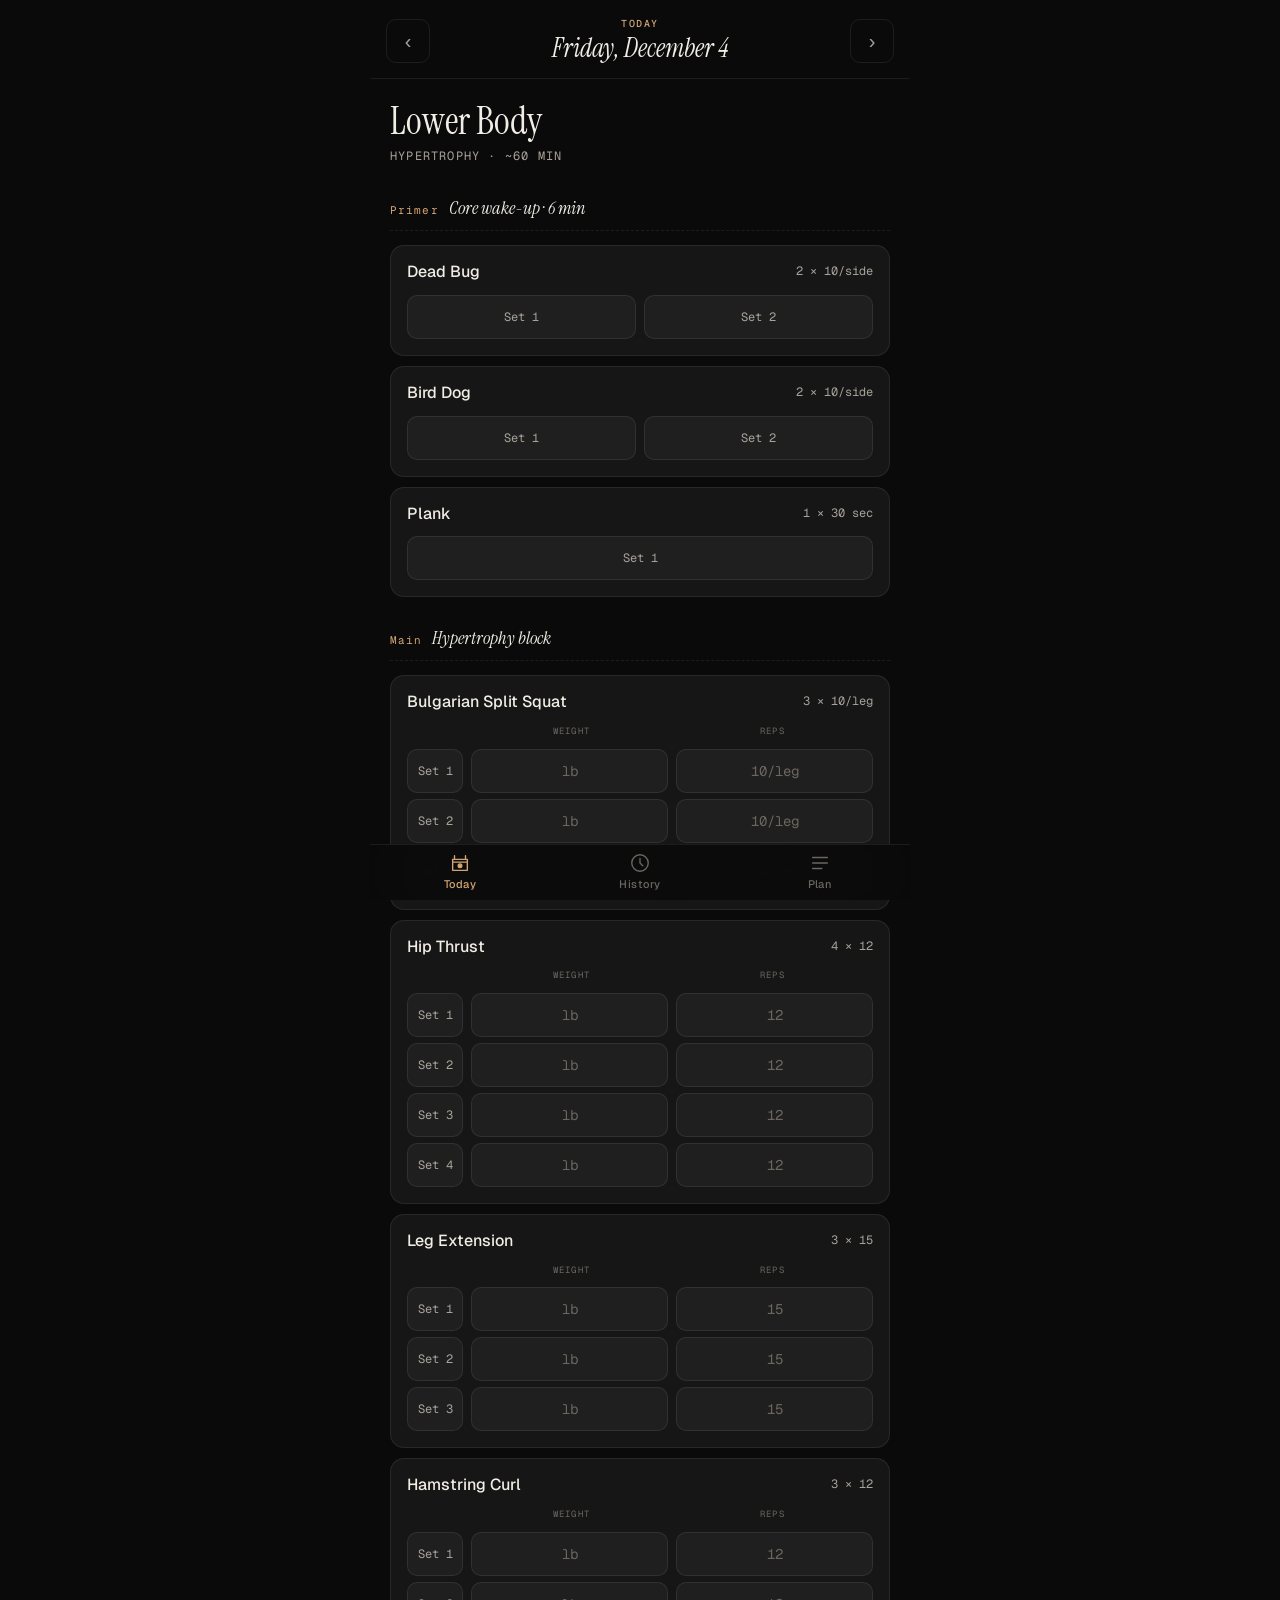
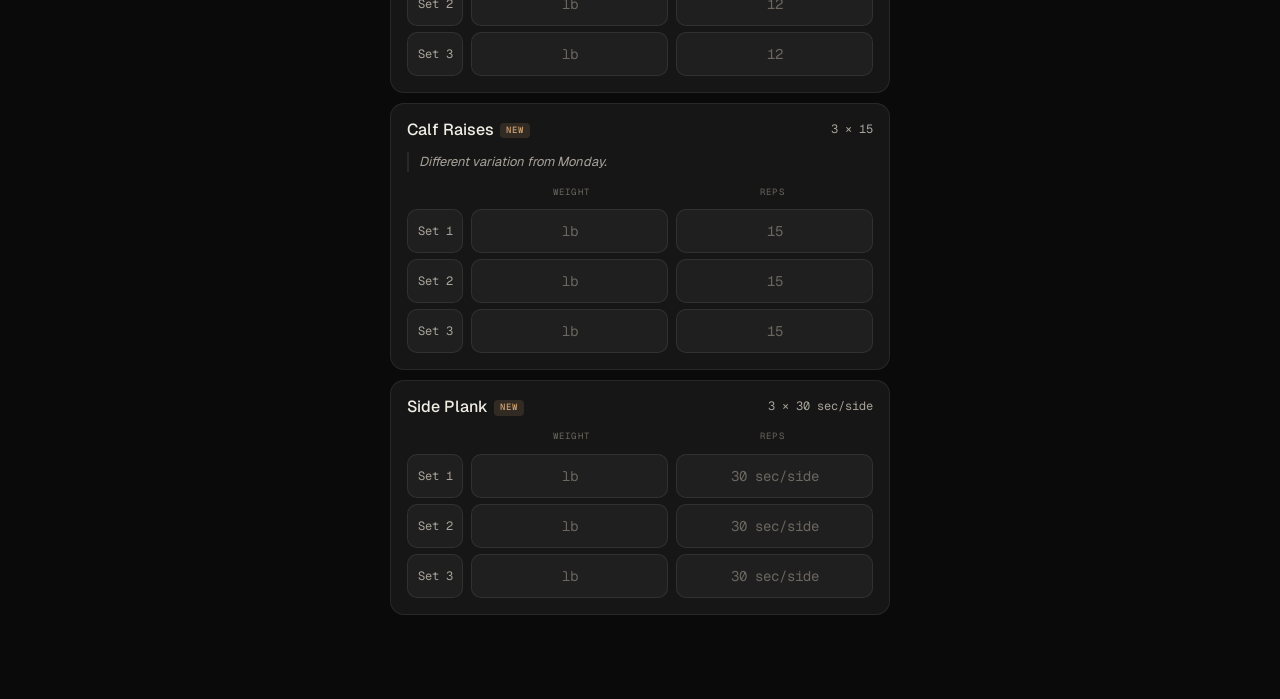
<file: training-plan/training-plan.html>
<!DOCTYPE html>
<html lang="en">
<head>
<meta charset="UTF-8">
<meta name="viewport" content="width=device-width, initial-scale=1.0, viewport-fit=cover, user-scalable=no">
<meta name="theme-color" content="#0a0a0a">
<meta name="apple-mobile-web-app-capable" content="yes">
<meta name="apple-mobile-web-app-status-bar-style" content="black-translucent">
<meta name="apple-mobile-web-app-title" content="Plan">
<meta name="mobile-web-app-capable" content="yes">
<title>Training Plan</title>

<link rel="apple-touch-icon" href="[data-uri]">
<link rel="icon" type="image/png" href="[data-uri]">

<link rel="manifest" href='data:application/manifest+json,{"name":"Sam%27s Training Plan","short_name":"Plan","start_url":".","display":"standalone","background_color":"%230a0a0a","theme_color":"%230a0a0a","icons":[{"src":"[data-uri]","sizes":"180x180","type":"image/png"}]}'>

<link rel="preconnect" href="https://fonts.googleapis.com">
<link rel="preconnect" href="https://fonts.gstatic.com" crossorigin>
<link href="https://fonts.googleapis.com/css2?family=Instrument+Serif:ital@0;1&family=Geist:wght@300;400;500;600&family=Geist+Mono:wght@400;500&display=swap" rel="stylesheet">

<link rel="stylesheet" href="styles.css">
</head>
<body>

<main>
  <section class="tab-panel" data-tab="today" data-active="true">
    <header class="date-header">
      <button class="date-arrow" id="prevDay" aria-label="Previous day">‹</button>
      <button class="date-display" id="dateDisplay">
        <div class="eyebrow" id="dateEyebrow">Today</div>
        <div class="full-date" id="dateFull">—</div>
      </button>
      <button class="date-arrow" id="nextDay" aria-label="Next day">›</button>
    </header>
    <div id="todayContent"></div>
  </section>

  <section class="tab-panel" data-tab="history">
    <div class="history-header">
      <div class="plan-eyebrow">All sessions · saved forever</div>
      <h1 class="plan-title">Your <em>history</em></h1>
    </div>
    <div style="padding: 20px;">
      <div class="history-stats" id="historyStats"></div>
    </div>
    <div class="cal-nav">
      <button id="calPrev" aria-label="Previous month">‹</button>
      <div class="cal-month" id="calMonth">—</div>
      <button id="calNext" aria-label="Next month">›</button>
    </div>
    <div class="cal-grid">
      <div class="cal-weekdays">
        <div>Sun</div><div>Mon</div><div>Tue</div><div>Wed</div><div>Thu</div><div>Fri</div><div>Sat</div>
      </div>
      <div class="cal-days" id="calDays"></div>
    </div>
    <div style="padding: 0 20px 20px; font-size: 13px; color: var(--text-dim); line-height: 1.6;">
      <div style="display: flex; gap: 14px; flex-wrap: wrap; margin-top: 8px;">
        <span style="display: inline-flex; align-items: center; gap: 6px;"><span style="width: 12px; height: 12px; background: var(--done); border-radius: 3px;"></span>Workout completed</span>
        <span style="display: inline-flex; align-items: center; gap: 6px;"><span style="width: 12px; height: 12px; background: var(--surface); border: 1px solid var(--border); border-radius: 3px;"></span>Partial / in progress</span>
        <span style="display: inline-flex; align-items: center; gap: 6px;"><span style="width: 12px; height: 12px; border: 1px solid var(--accent); border-radius: 3px;"></span>Today</span>
      </div>
    </div>
  </section>

  <section class="tab-panel" data-tab="plan">
    <div class="plan-header">
      <div class="plan-eyebrow">12-week cut · beach body build</div>
      <h1 class="plan-title">Sam's <em>training</em> plan</h1>
    </div>
    <nav class="day-nav" role="tablist">
      <div class="day-nav-inner" id="planDayNav"></div>
    </nav>
    <div id="planContent"></div>

    <section class="notes">
      <h2>Execution <em>notes</em></h2>
      <div class="note-row">
        <div class="note-key">Rest</div>
        <div class="note-value"><strong>~90 sec</strong> on compounds. <strong>60 sec</strong> on isolation. Keep density high — don't drag rest while cutting.</div>
      </div>
      <div class="note-row">
        <div class="note-key">RPE Target</div>
        <div class="note-value"><strong>RPE 7–8</strong> on most working sets — finish with 2–3 reps in the tank. Last set can push to <strong>RPE 9</strong> (1 rep left).</div>
      </div>
      <div class="note-row">
        <div class="note-key">Progression</div>
        <div class="note-value">During a cut, the goal is to <strong>not lose strength</strong>. Add 2.5–5 lbs every 1–2 weeks on big lifts. Hit top of rep range with good form for 2 sessions in a row → bump weight.</div>
      </div>
      <div class="note-row">
        <div class="note-key">The Primer</div>
        <div class="note-value"><strong>Non-negotiable.</strong> Six minutes of dead bug / bird dog / plank protects your low back on squats and rows.</div>
      </div>
      <div class="note-row">
        <div class="note-key">Track These</div>
        <div class="note-value">Top set on <strong>goblet squat, DB bench, hip thrust, lat pulldown, seated row</strong>. If those hold or climb while bodyweight drops — you're recomping.</div>
      </div>
    </section>
  </section>
</main>

<nav class="tab-bar">
  <button data-tab-btn="today" data-active="true">
    <svg viewBox="0 0 24 24" fill="none" stroke="currentColor" stroke-linecap="round" stroke-linejoin="round"><path d="M6 4v3M18 4v3M5 11h14M4 8h16v12H4z"/><circle cx="12" cy="15" r="2" fill="currentColor"/></svg>
    Today
  </button>
  <button data-tab-btn="history">
    <svg viewBox="0 0 24 24" fill="none" stroke="currentColor" stroke-linecap="round" stroke-linejoin="round"><circle cx="12" cy="12" r="9"/><path d="M12 7v5l3 3"/></svg>
    History
  </button>
  <button data-tab-btn="plan">
    <svg viewBox="0 0 24 24" fill="none" stroke="currentColor" stroke-linecap="round" stroke-linejoin="round"><path d="M4 6h16M4 12h16M4 18h10"/></svg>
    Plan
  </button>
</nav>

<script src="app.js"></script>
</body>
</html>
</file>
<file: training-plan/styles.css>
* { box-sizing: border-box; margin: 0; padding: 0; -webkit-tap-highlight-color: transparent; }

  :root {
    --bg: #0a0a0a;
    --surface: #161616;
    --surface-2: #1f1f1f;
    --border: rgba(255,255,255,0.08);
    --border-strong: rgba(255,255,255,0.16);
    --text: #f0ede5;
    --text-dim: #a8a39a;
    --text-faint: #6b6760;
    --accent: #d4a574;
    --accent-glow: rgba(212, 165, 116, 0.15);
    --done: #7fb069;
    --done-glow: rgba(127, 176, 105, 0.2);
    --tab-bar-h: calc(56px + env(safe-area-inset-bottom));
  }

  html, body {
    background: var(--bg);
    color: var(--text);
    font-family: 'Geist', system-ui, sans-serif;
    font-weight: 400;
    line-height: 1.5;
    min-height: 100vh;
    overscroll-behavior-y: none;
    -webkit-font-smoothing: antialiased;
  }

  body {
    padding-bottom: var(--tab-bar-h);
    max-width: 540px;
    margin: 0 auto;
  }

  main {
    padding-top: env(safe-area-inset-top);
  }

  /* Tab panels */
  .tab-panel { display: none; }
  .tab-panel[data-active="true"] { display: block; animation: fade 0.2s ease; }

  @keyframes fade {
    from { opacity: 0; transform: translateY(4px); }
    to { opacity: 1; transform: translateY(0); }
  }

  /* Bottom tab bar */
  .tab-bar {
    position: fixed;
    bottom: 0;
    left: 0;
    right: 0;
    height: var(--tab-bar-h);
    padding-bottom: env(safe-area-inset-bottom);
    background: rgba(10,10,10,0.92);
    backdrop-filter: blur(20px);
    -webkit-backdrop-filter: blur(20px);
    border-top: 1px solid var(--border);
    display: flex;
    z-index: 100;
    max-width: 540px;
    margin: 0 auto;
  }

  .tab-bar button {
    flex: 1;
    background: transparent;
    border: 0;
    color: var(--text-faint);
    font-family: 'Geist', sans-serif;
    font-size: 11px;
    font-weight: 500;
    letter-spacing: 0.04em;
    cursor: pointer;
    display: flex;
    flex-direction: column;
    align-items: center;
    justify-content: center;
    gap: 3px;
    padding: 6px 0 8px;
    transition: color 0.15s ease;
  }

  .tab-bar button[data-active="true"] {
    color: var(--accent);
  }

  .tab-bar svg {
    width: 22px;
    height: 22px;
    stroke-width: 1.5;
  }

  /* Date header — Today tab */
  .date-header {
    position: sticky;
    top: 0;
    z-index: 10;
    background: var(--bg);
    padding: 18px 16px 14px;
    border-bottom: 1px solid var(--border);
    display: grid;
    grid-template-columns: 44px 1fr 44px;
    align-items: center;
    gap: 8px;
  }

  .date-arrow {
    height: 44px;
    width: 44px;
    background: transparent;
    border: 1px solid var(--border);
    border-radius: 10px;
    color: var(--text-dim);
    font-size: 20px;
    cursor: pointer;
    display: flex;
    align-items: center;
    justify-content: center;
    transition: all 0.15s ease;
  }
  .date-arrow:active { background: var(--surface); transform: scale(0.96); }

  .date-display {
    background: transparent;
    border: 0;
    color: var(--text);
    cursor: pointer;
    text-align: center;
    line-height: 1.2;
  }

  .date-display .eyebrow {
    font-family: 'Geist Mono', monospace;
    font-size: 10px;
    font-weight: 500;
    letter-spacing: 0.16em;
    text-transform: uppercase;
    color: var(--accent);
    margin-bottom: 3px;
  }

  .date-display .full-date {
    font-family: 'Instrument Serif', serif;
    font-size: 22px;
    font-style: italic;
  }

  .jump-today {
    display: block;
    margin: 8px auto 0;
    background: transparent;
    border: 1px solid var(--border);
    color: var(--text-dim);
    font-family: 'Geist Mono', monospace;
    font-size: 10px;
    font-weight: 500;
    letter-spacing: 0.1em;
    text-transform: uppercase;
    padding: 5px 10px;
    border-radius: 999px;
    cursor: pointer;
  }
  .jump-today:active { background: var(--surface); }

  /* Day title block */
  .day-block { padding: 22px 20px 8px; }

  .day-title {
    font-family: 'Instrument Serif', serif;
    font-weight: 400;
    font-size: 32px;
    line-height: 1.1;
    margin-bottom: 4px;
  }
  .day-title em { font-style: italic; color: var(--accent); }

  .day-subtitle {
    font-family: 'Geist Mono', monospace;
    font-size: 12px;
    letter-spacing: 0.1em;
    text-transform: uppercase;
    color: var(--text-dim);
    margin-bottom: 22px;
  }

  /* Sections */
  .section { margin-bottom: 28px; padding: 0 20px; }

  .section-label {
    display: flex;
    align-items: baseline;
    gap: 10px;
    margin-bottom: 14px;
    padding-bottom: 8px;
    border-bottom: 1px dashed var(--border);
  }

  .section-num {
    font-family: 'Geist Mono', monospace;
    font-size: 11px;
    color: var(--accent);
    letter-spacing: 0.1em;
  }

  .section-name {
    font-family: 'Instrument Serif', serif;
    font-style: italic;
    font-size: 18px;
    color: var(--text);
  }

  /* Exercise card */
  .exercise {
    background: var(--surface);
    border: 1px solid var(--border);
    border-radius: 14px;
    padding: 16px;
    margin-bottom: 10px;
    transition: border-color 0.2s ease;
  }
  .exercise.done {
    border-color: var(--done);
    background: linear-gradient(180deg, rgba(127,176,105,0.04), transparent);
  }

  .exercise-header {
    display: flex;
    justify-content: space-between;
    align-items: flex-start;
    gap: 12px;
    margin-bottom: 12px;
  }

  .exercise-name {
    font-size: 16px;
    font-weight: 500;
    line-height: 1.3;
    color: var(--text);
  }

  .exercise-name .added {
    display: inline-block;
    font-family: 'Geist Mono', monospace;
    font-size: 9px;
    font-weight: 500;
    letter-spacing: 0.1em;
    color: var(--accent);
    background: var(--accent-glow);
    padding: 2px 6px;
    border-radius: 4px;
    margin-left: 6px;
    vertical-align: 2px;
  }

  .exercise-prescription {
    font-family: 'Geist Mono', monospace;
    font-size: 12px;
    color: var(--text-dim);
    white-space: nowrap;
  }

  .exercise-note {
    font-size: 13px;
    color: var(--text-dim);
    font-style: italic;
    line-height: 1.5;
    margin-bottom: 14px;
    padding-left: 10px;
    border-left: 2px solid var(--border);
  }

  /* Sets */
  .sets { display: flex; flex-direction: column; gap: 6px; }

  .sets-header {
    display: grid;
    grid-template-columns: 56px 1fr 1fr;
    gap: 8px;
    padding: 0 4px 4px;
    font-family: 'Geist Mono', monospace;
    font-size: 9px;
    letter-spacing: 0.14em;
    text-transform: uppercase;
    color: var(--text-faint);
  }
  .sets-header div:nth-child(2),
  .sets-header div:nth-child(3) { text-align: center; }

  .set-row {
    display: grid;
    grid-template-columns: 56px 1fr 1fr;
    gap: 8px;
    align-items: center;
  }

  .set-box {
    height: 44px;
    background: var(--surface-2);
    border: 1px solid var(--border);
    border-radius: 10px;
    cursor: pointer;
    display: flex;
    align-items: center;
    justify-content: center;
    font-family: 'Geist Mono', monospace;
    font-size: 12px;
    color: var(--text-dim);
    transition: all 0.15s ease;
    user-select: none;
  }
  .set-box:active { transform: scale(0.96); }
  .set-box[data-checked="true"] {
    background: var(--done);
    border-color: var(--done);
    color: #0a1505;
    font-weight: 500;
  }

  .set-input {
    height: 44px;
    background: var(--surface-2);
    border: 1px solid var(--border);
    border-radius: 10px;
    color: var(--text);
    font-family: 'Geist Mono', monospace;
    font-size: 14px;
    font-weight: 500;
    text-align: center;
    width: 100%;
    -moz-appearance: textfield;
    transition: border-color 0.15s ease, background 0.15s ease;
  }
  .set-input::-webkit-outer-spin-button,
  .set-input::-webkit-inner-spin-button { -webkit-appearance: none; margin: 0; }
  .set-input::placeholder { color: var(--text-faint); font-weight: 400; }
  .set-input:focus { outline: none; border-color: var(--accent); background: var(--bg); }
  .set-input.has-value { color: var(--text); border-color: var(--border-strong); }

  /* Primer simple layout */
  .sets.primer { flex-direction: row; flex-wrap: wrap; gap: 8px; }
  .sets.primer .set-box { flex: 1; min-width: 56px; }

  /* Cardio */
  .cardio-block {
    background: var(--surface);
    border: 1px solid var(--border);
    border-radius: 14px;
    padding: 18px;
  }
  .cardio-row {
    display: flex;
    justify-content: space-between;
    gap: 14px;
    padding: 10px 0;
    border-top: 1px dashed var(--border);
  }
  .cardio-row:first-child { border-top: 0; padding-top: 0; }
  .cardio-row:last-child { padding-bottom: 0; }
  .cardio-label {
    font-family: 'Geist Mono', monospace;
    font-size: 11px;
    color: var(--accent);
    letter-spacing: 0.08em;
    text-transform: uppercase;
    flex-shrink: 0;
  }
  .cardio-detail {
    font-size: 14px;
    color: var(--text);
    text-align: right;
    line-height: 1.4;
  }

  /* Rest day */
  .rest-card {
    background: var(--surface);
    border: 1px solid var(--border);
    border-radius: 14px;
    padding: 36px 20px;
    text-align: center;
    margin: 0 20px;
  }
  .rest-card .icon {
    font-family: 'Instrument Serif', serif;
    font-style: italic;
    font-size: 64px;
    color: var(--accent);
    line-height: 1;
    margin-bottom: 12px;
  }
  .rest-card .label {
    font-family: 'Instrument Serif', serif;
    font-size: 22px;
    margin-bottom: 14px;
  }
  .rest-card .detail {
    font-size: 14px;
    color: var(--text-dim);
    line-height: 1.6;
  }

  /* History tab */
  .history-header {
    padding: 24px 20px 16px;
    border-bottom: 1px solid var(--border);
  }

  .history-stats {
    display: grid;
    grid-template-columns: repeat(3, 1fr);
    gap: 8px;
    margin-bottom: 20px;
  }

  .stat-card {
    background: var(--surface);
    border: 1px solid var(--border);
    border-radius: 12px;
    padding: 12px;
    text-align: center;
  }
  .stat-value {
    font-family: 'Instrument Serif', serif;
    font-size: 28px;
    line-height: 1;
    color: var(--accent);
    margin-bottom: 4px;
  }
  .stat-label {
    font-family: 'Geist Mono', monospace;
    font-size: 9px;
    letter-spacing: 0.12em;
    text-transform: uppercase;
    color: var(--text-faint);
  }

  /* Calendar */
  .cal-nav {
    display: flex;
    justify-content: space-between;
    align-items: center;
    padding: 0 20px;
    margin-top: 14px;
    margin-bottom: 12px;
  }

  .cal-nav button {
    height: 36px;
    width: 36px;
    background: transparent;
    border: 1px solid var(--border);
    border-radius: 8px;
    color: var(--text-dim);
    cursor: pointer;
    font-size: 16px;
  }

  .cal-month {
    font-family: 'Instrument Serif', serif;
    font-size: 22px;
    font-style: italic;
  }

  .cal-grid {
    padding: 0 20px 20px;
  }

  .cal-weekdays {
    display: grid;
    grid-template-columns: repeat(7, 1fr);
    gap: 4px;
    margin-bottom: 6px;
  }
  .cal-weekdays div {
    font-family: 'Geist Mono', monospace;
    font-size: 9px;
    letter-spacing: 0.1em;
    text-transform: uppercase;
    color: var(--text-faint);
    text-align: center;
    padding: 6px 0;
  }

  .cal-days {
    display: grid;
    grid-template-columns: repeat(7, 1fr);
    gap: 4px;
  }

  .cal-day {
    aspect-ratio: 1;
    background: transparent;
    border: 1px solid transparent;
    border-radius: 8px;
    color: var(--text-dim);
    font-family: 'Geist Mono', monospace;
    font-size: 13px;
    cursor: pointer;
    display: flex;
    flex-direction: column;
    align-items: center;
    justify-content: center;
    position: relative;
    transition: all 0.15s ease;
  }
  .cal-day:active { transform: scale(0.94); }
  .cal-day[data-empty="true"] { cursor: default; opacity: 0; pointer-events: none; }
  .cal-day[data-rest="true"] { color: var(--text-faint); }
  .cal-day[data-has-data="true"] { color: var(--text); background: var(--surface); border-color: var(--border); }
  .cal-day[data-completed="true"] {
    color: #0a1505;
    background: var(--done);
    border-color: var(--done);
    font-weight: 500;
  }
  .cal-day[data-today="true"] {
    border-color: var(--accent);
    color: var(--accent);
  }
  .cal-day[data-today="true"][data-completed="true"] {
    color: #0a1505;
    border-color: #0a1505;
  }
  .cal-day[data-selected="true"] {
    box-shadow: 0 0 0 2px var(--accent);
  }

  /* Plan tab */
  .plan-header { padding: 24px 20px 0; }
  .plan-eyebrow {
    font-family: 'Geist Mono', monospace;
    font-size: 11px;
    font-weight: 500;
    letter-spacing: 0.16em;
    text-transform: uppercase;
    color: var(--accent);
    margin-bottom: 8px;
  }
  .plan-title {
    font-family: 'Instrument Serif', serif;
    font-weight: 400;
    font-size: 32px;
    line-height: 1.05;
  }
  .plan-title em { font-style: italic; color: var(--accent); }

  .day-nav {
    position: sticky;
    top: 0;
    background: var(--bg);
    z-index: 5;
    padding: 14px 12px;
    border-bottom: 1px solid var(--border);
    overflow-x: auto;
    scrollbar-width: none;
    -webkit-overflow-scrolling: touch;
    margin-top: 18px;
  }
  .day-nav::-webkit-scrollbar { display: none; }

  .day-nav-inner {
    display: flex;
    gap: 6px;
    min-width: max-content;
  }

  .day-btn {
    background: transparent;
    border: 1px solid var(--border);
    color: var(--text-dim);
    font-family: 'Geist Mono', monospace;
    font-size: 12px;
    font-weight: 500;
    letter-spacing: 0.06em;
    text-transform: uppercase;
    padding: 9px 14px;
    border-radius: 999px;
    cursor: pointer;
    transition: all 0.15s ease;
    white-space: nowrap;
  }
  .day-btn[aria-selected="true"] {
    background: var(--accent);
    border-color: var(--accent);
    color: #1a1108;
  }

  /* Read-only plan list */
  .plan-list { padding: 16px 20px 0; }
  .plan-section { margin-bottom: 24px; }
  .plan-row {
    display: flex;
    justify-content: space-between;
    align-items: baseline;
    gap: 12px;
    padding: 10px 0;
    border-bottom: 1px dashed var(--border);
  }
  .plan-row:last-child { border-bottom: 0; }
  .plan-name { font-size: 15px; }
  .plan-name .added {
    display: inline-block;
    font-family: 'Geist Mono', monospace;
    font-size: 9px;
    color: var(--accent);
    background: var(--accent-glow);
    padding: 2px 6px;
    border-radius: 4px;
    margin-left: 4px;
    vertical-align: 2px;
    font-weight: 500;
    letter-spacing: 0.1em;
  }
  .plan-prescription {
    font-family: 'Geist Mono', monospace;
    font-size: 12px;
    color: var(--text-dim);
  }

  /* Notes block (used in Plan) */
  .notes { padding: 24px 20px 32px; border-top: 1px solid var(--border); }
  .notes h2 {
    font-family: 'Instrument Serif', serif;
    font-weight: 400;
    font-size: 24px;
    margin-bottom: 16px;
  }
  .notes h2 em { font-style: italic; color: var(--accent); }
  .note-row {
    padding: 14px 0;
    border-top: 1px dashed var(--border);
  }
  .note-row:first-of-type { border-top: 0; }
  .note-key {
    font-family: 'Geist Mono', monospace;
    font-size: 10px;
    letter-spacing: 0.12em;
    text-transform: uppercase;
    color: var(--accent);
    margin-bottom: 4px;
  }
  .note-value { font-size: 14px; color: var(--text-dim); line-height: 1.55; }
  .note-value strong { color: var(--text); font-weight: 500; }

  @media (min-width: 600px) {
    .day-title, .plan-title { font-size: 38px; }
    .date-display .full-date { font-size: 26px; }
  }
</file>
